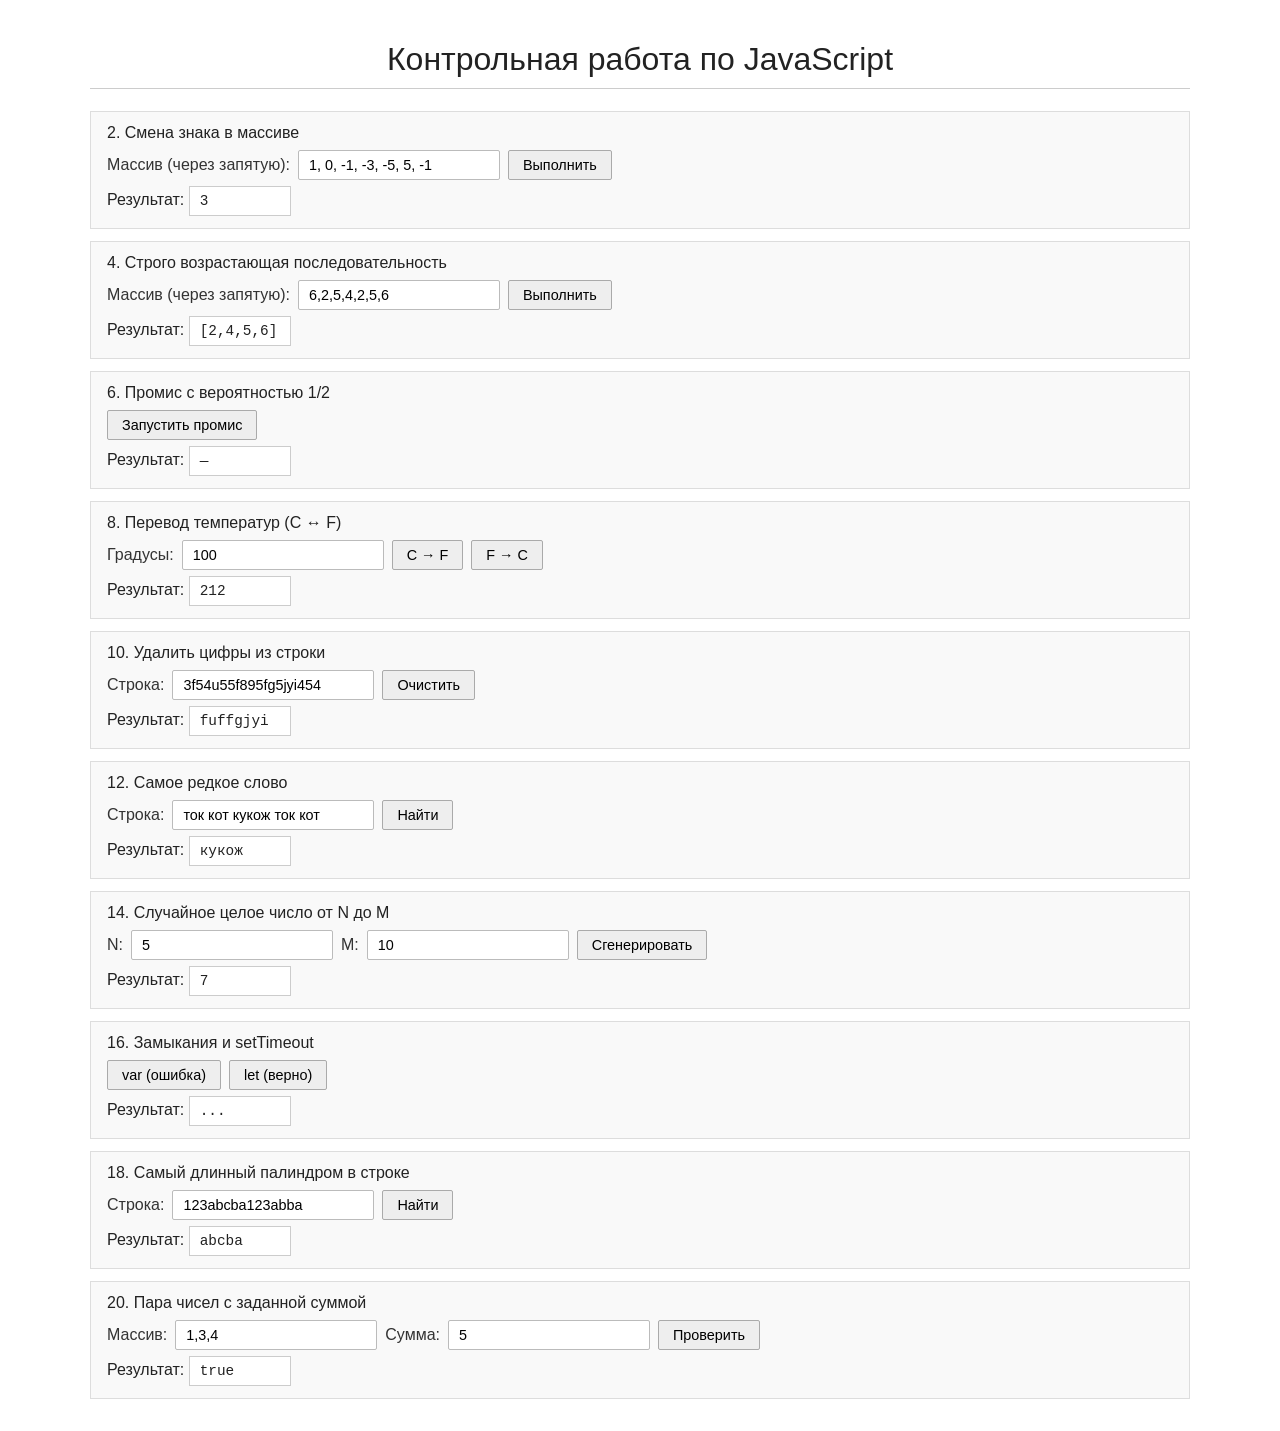
<file: CW_js_2_220526/index.html>
<!DOCTYPE html>
<html lang="ru">
<head>
    <meta charset="UTF-8">
    <meta name="viewport" content="width=device-width, initial-scale=1.0">
    <title>Контрольная работа по JS</title>
    <style>
        body {
            font-family: Arial, Helvetica, sans-serif;
            background: #ffffff;
            padding: 20px;
            max-width: 1100px;
            margin: 0 auto;
            color: #222;
        }
        h1 {
            text-align: center;
            font-weight: normal;
            border-bottom: 1px solid #ccc;
            padding-bottom: 10px;
        }

        .task-card {
            background: #f9f9f9;
            padding: 12px 16px;
            margin-bottom: 12px;
            border: 1px solid #ddd;
            border-radius: 0;
        }

        .task-card h3 {
            margin: 0 0 8px 0;
            font-size: 1rem;
            font-weight: normal;
        }

        .control-group {
            display: flex;
            flex-wrap: wrap;
            align-items: center;
            gap: 8px;
            margin-top: 4px;
        }

        label {
            font-weight: normal;
            color: #333;
        }

        input, select {
            padding: 6px 10px;
            border: 1px solid #bbb;
            background: #fff;
            border-radius: 2px;
            font-size: 0.9rem;
        }

        input[type="file"] {
            padding: 4px;
        }

        button {
            padding: 6px 14px;
            background: #eee;
            color: #000;
            border: 1px solid #aaa;
            border-radius: 2px;
            cursor: pointer;
            font-size: 0.9rem;
            transition: background 0.2s;
        }

        button:hover {
            background: #ddd;
        }

        .result {
            margin-top: 6px;
            padding: 6px 10px;
            background: #fff;
            border: 1px solid #ccc;
            font-family: 'Courier New', monospace;
            font-size: 0.9rem;
            display: inline-block;
            min-width: 80px;
        }

        hr {
            border: 0;
            border-top: 1px solid #ddd;
            margin: 20px 0;
        }
    </style>
</head>
<body>

    <h1>Контрольная работа по JavaScript</h1>

        <!-- 2. Смена знака -->
        <div class="task-card">
            <h3>2. Смена знака в массиве</h3>
            <div class="control-group">
                <label>Массив (через запятую):</label>
                <input type="text" id="inp2" value="1, 0, -1, -3, -5, 5, -1">
                <button onclick="run2()">Выполнить</button>
            </div>
            <div>Результат: <span class="result" id="res2">3</span></div>
        </div>

        <!-- 4. Возрастающая последовательность -->
        <div class="task-card">
            <h3>4. Строго возрастающая последовательность</h3>
            <div class="control-group">
                <label>Массив (через запятую):</label>
                <input type="text" id="inp4" value="6,2,5,4,2,5,6">
                <button onclick="run4()">Выполнить</button>
            </div>
            <div>Результат: <span class="result" id="res4">[2,4,5,6]</span></div>
        </div>

        <!-- 6. Промис 50/50 -->
        <div class="task-card">
            <h3>6. Промис с вероятностью 1/2</h3>
            <div class="control-group">
                <button onclick="run6()">Запустить промис</button>
            </div>
            <div>Результат: <span class="result" id="res6">—</span></div>
        </div>

        <!-- 8. Температура -->
        <div class="task-card">
            <h3>8. Перевод температур (C ↔ F)</h3>
            <div class="control-group">
                <label>Градусы:</label>
                <input type="number" id="inp8" value="100">
                <button onclick="run8C()">C → F</button>
                <button onclick="run8F()">F → C</button>
            </div>
            <div>Результат: <span class="result" id="res8">212</span></div>
        </div>

        <!-- 10. Строка без цифр -->
        <div class="task-card">
            <h3>10. Удалить цифры из строки</h3>
            <div class="control-group">
                <label>Строка:</label>
                <input type="text" id="inp10" value="3f54u55f895fg5jyi454">
                <button onclick="run10()">Очистить</button>
            </div>
            <div>Результат: <span class="result" id="res10">fuffgjyi</span></div>
        </div>

        <!-- 12. Редкое слово -->
        <div class="task-card">
            <h3>12. Самое редкое слово</h3>
            <div class="control-group">
                <label>Строка:</label>
                <input type="text" id="inp12" value="ток кот кукож ток кот">
                <button onclick="run12()">Найти</button>
            </div>
            <div>Результат: <span class="result" id="res12">кукож</span></div>
        </div>

        <!-- 14. Случайное число -->
        <div class="task-card">
            <h3>14. Случайное целое число от N до M</h3>
            <div class="control-group">
                <label>N:</label>
                <input type="number" id="inp14N" value="5">
                <label>M:</label>
                <input type="number" id="inp14M" value="10">
                <button onclick="run14()">Сгенерировать</button>
            </div>
            <div>Результат: <span class="result" id="res14">7</span></div>
        </div>

        <!-- 16. setTimeout -->
        <div class="task-card">
            <h3>16. Замыкания и setTimeout</h3>
            <div class="control-group">
                <button onclick="run16Var()">var (ошибка)</button>
                <button onclick="run16Let()">let (верно)</button>
            </div>
            <div>Результат: <span class="result" id="res16">...</span></div>
        </div>

        <!-- 18. Самый длинный палиндром -->
        <div class="task-card">
            <h3>18. Самый длинный палиндром в строке</h3>
            <div class="control-group">
                <label>Строка:</label>
                <input type="text" id="inp18" value="123abcba123abba">
                <button onclick="run18()">Найти</button>
            </div>
            <div>Результат: <span class="result" id="res18">abcba</span></div>
        </div>

        <!-- 20. Пара чисел -->
        <div class="task-card">
            <h3>20. Пара чисел с заданной суммой</h3>
            <div class="control-group">
                <label>Массив:</label>
                <input type="text" id="inp20_arr" value="1,3,4">
                <label>Сумма:</label>
                <input type="number" id="inp20_sum" value="5">
                <button onclick="run20()">Проверить</button>
            </div>
            <div>Результат: <span class="result" id="res20">true</span></div>
        </div>
    </div>

    <script src="script.js"></script>
</body>
</html>
</file>
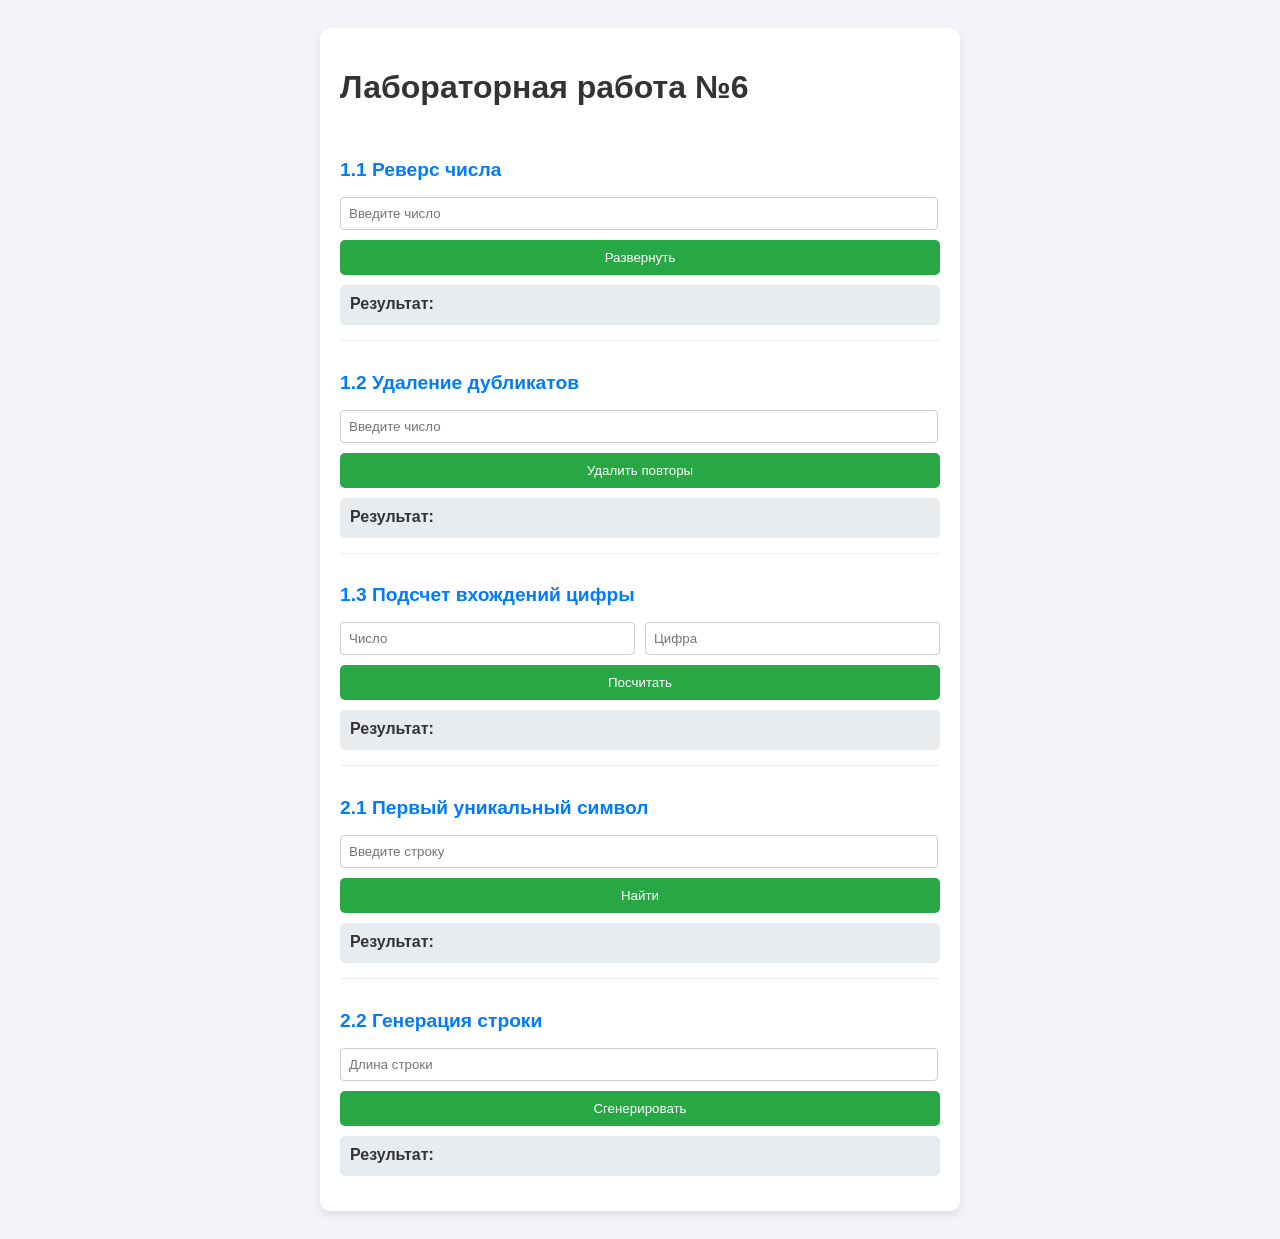
<file: laba_js_2_240426/index.html>
<!DOCTYPE html>
<html lang="ru">
<head>
    <meta charset="UTF-8">
    <title>Лабораторная работа 6</title>
    <style>
        body { font-family: sans-serif; background: #f4f4f9; padding: 20px; color: #333; }
        .container { max-width: 600px; margin: 0 auto; background: white; padding: 20px; border-radius: 10px; box-shadow: 0 4px 10px rgba(0,0,0,0.1); }
        .task { border-bottom: 1px solid #eee; padding: 15px 0; }
        .task:last-child { border: none; }
        h2 { color: #007bff; font-size: 1.2rem; }
        input { padding: 8px; border: 1px solid #ccc; border-radius: 4px; margin-bottom: 10px; width: calc(100% - 20px); }
        .row { display: flex; gap: 10px; }
        .row input { width: 50%; }
        button { padding: 10px 15px; background: #28a745; color: white; border: none; border-radius: 5px; cursor: pointer; width: 100%; }
        button:hover { background: #218838; }
        .result { margin-top: 10px; padding: 10px; background: #e9ecef; border-radius: 5px; font-weight: bold; min-height: 20px; }
    </style>
</head>
<body>

<div class="container">
    <h1>Лабораторная работа №6</h1>

    <!-- Задание 1.1 -->
    <div class="task">
        <h2>1.1 Реверс числа</h2>
        <input type="text" id="in1_1" placeholder="Введите число">
        <button onclick="res1_1()">Развернуть</button>
        <div class="result" id="out1_1">Результат: </div>
    </div>

    <!-- Задание 1.2 -->
    <div class="task">
        <h2>1.2 Удаление дубликатов</h2>
        <input type="text" id="in1_2" placeholder="Введите число">
        <button onclick="res1_2()">Удалить повторы</button>
        <div class="result" id="out1_2">Результат: </div>
    </div>

    <!-- Задание 1.3 -->
    <div class="task">
        <h2>1.3 Подсчет вхождений цифры</h2>
        <div class="row">
            <input type="text" id="in1_3_num" placeholder="Число">
            <input type="text" id="in1_3_digit" placeholder="Цифра">
        </div>
        <button onclick="res1_3()">Посчитать</button>
        <div class="result" id="out1_3">Результат: </div>
    </div>

    <!-- Задание 2.1 -->
    <div class="task">
        <h2>2.1 Первый уникальный символ</h2>
        <input type="text" id="in2_1" placeholder="Введите строку">
        <button onclick="res2_1()">Найти</button>
        <div class="result" id="out2_1">Результат: </div>
    </div>

    <!-- Задание 2.2 -->
    <div class="task">
        <h2>2.2 Генерация строки</h2>
        <input type="number" id="in2_2" placeholder="Длина строки">
        <button onclick="res2_2()">Сгенерировать</button>
        <div class="result" id="out2_2">Результат: </div>
    </div>
</div>

<script src="script.js"></script>
</body>
</html>
</file>
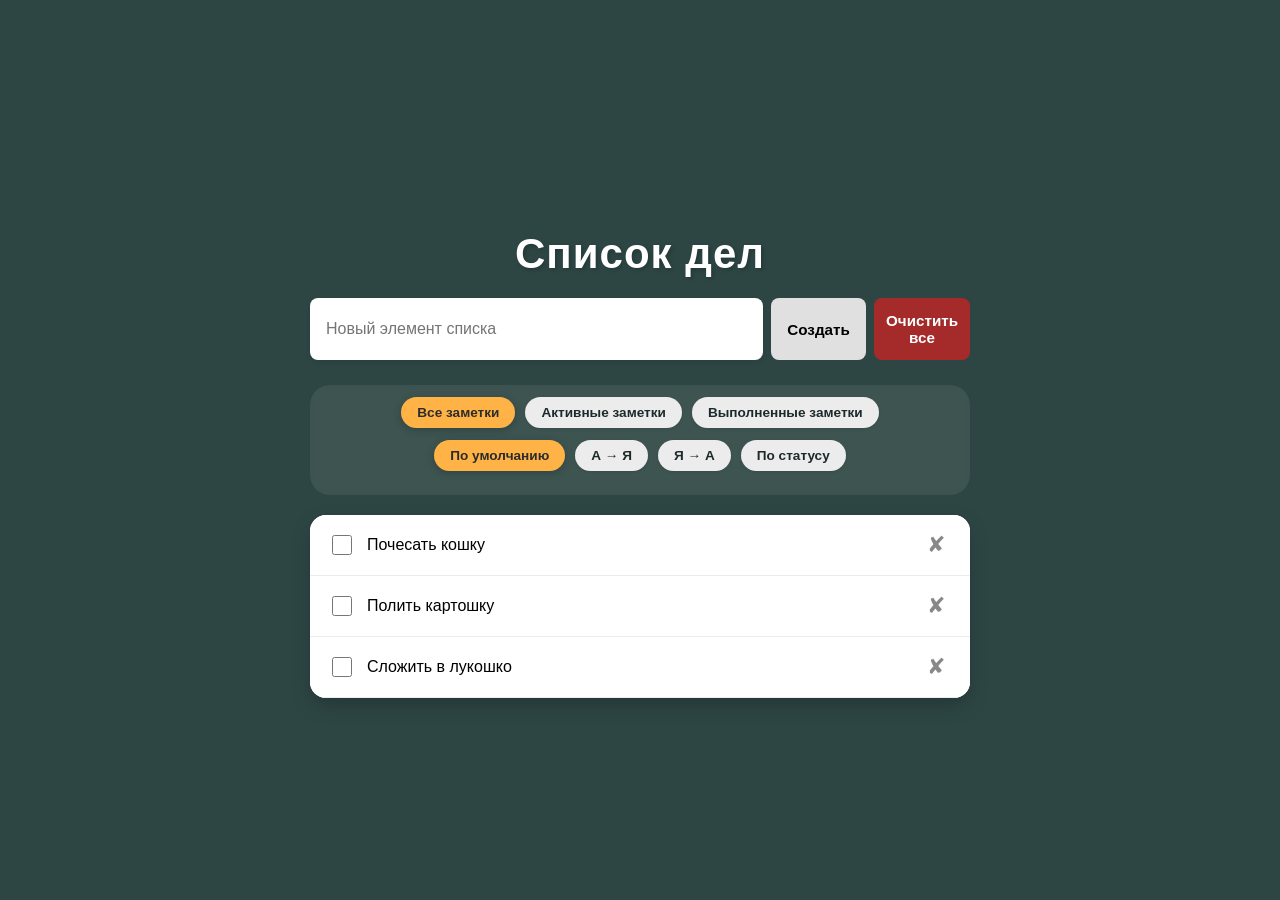
<file: task_list_v1/index.html>
<!DOCTYPE html>
<html lang="ru">
<head>
    <meta charset="UTF-8">
    <meta name="viewport" content="width=device-width, initial-scale=1.0, user-scalable=yes">
    <title>Список дел — умные задачи</title>
    <link rel="icon" href="icon.png" type="image/x-icon">
    <link rel="stylesheet" href="style.css">
</head>
<body>
<div class="container">
    <h1>Список дел</h1>

    <!-- Форма добавления -->
    <form id="taskForm">
        <input type="text" id="taskInput" placeholder="Новый элемент списка" autocomplete="off">
        <button type="submit">Создать</button>
        <button type="button" id="clearAllBtn" class="clear-all-btn">Очистить все</button>
    </form>

    <!-- Панели управления: фильтрация + сортировка -->
    <div class="control-panels">
        <div class="filter-group">
            <button data-filter="all" class="active">Все заметки</button>
            <button data-filter="active">Активные заметки</button>
            <button data-filter="completed">Выполненные заметки</button>
        </div>
        <div class="sort-group">
            <button data-sort="default">По умолчанию</button>
            <button data-sort="alpha-asc">А → Я</button>
            <button data-sort="alpha-desc">Я → А</button>
            <button data-sort="status">По статусу</button>
        </div>
    </div>

    <!-- Список задач -->
    <ol id="todoList"></ol>
</div>

<script src="script.js"></script>
</body>
</html>
</file>
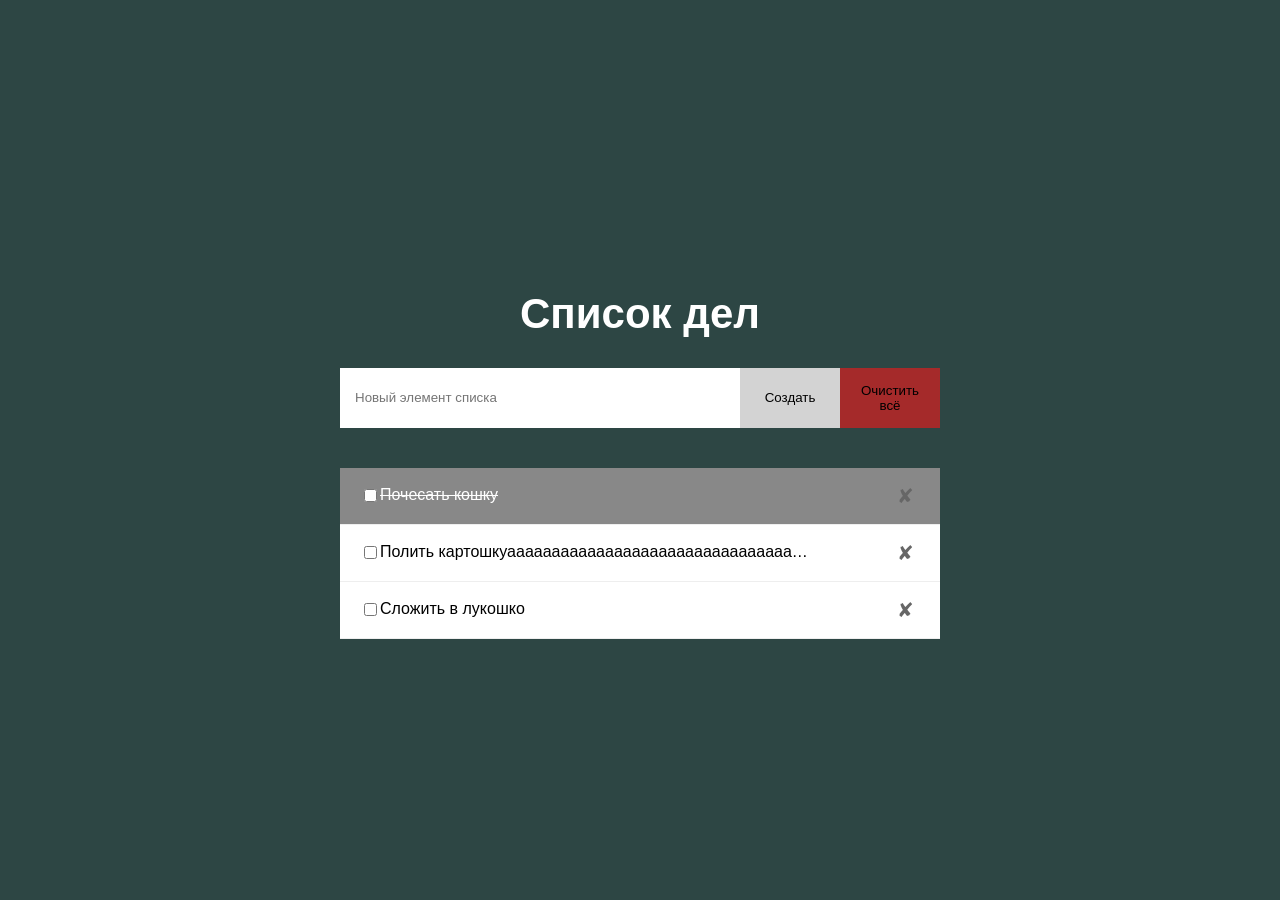
<file: laba_1_130226/laba_1_130226.html>
<!DOCTYPE html>
<!-- saved from url=(0048)file:///G:/WEB/laba_1_130226/laba_1_130226.html? -->
<html>
    <head>
        <meta http-equiv="Content-Type" content="text/html; charset=UTF-8">
        <title>
            Список дел
        </title>
        <link rel="icon" href="file:///G:/WEB/laba_1_130226/laba_1_130226_1.png" type="image/x-icon">
        <style>
            /* Подключаем стандартный шрифт без засечек */
            body {
                font-family: Arial, sans-serif;
                background-color: #2d4644;
                margin: 0;
                display: flex;
                justify-content: center;
                align-items: center;
                min-height: 100vh;
            }

            .container {
                width: 100%;
                max-width: 600px;
                padding: 20px;
                text-align: center;
            }

            h1 {
                color: white;
                font-size: 42px;
                margin-bottom: 30px;
            }

            /* Форма и адаптивность кнопок */
            form {
                display: flex;
                flex-wrap: wrap;
                width: 100%;
                margin-bottom: 40px;
            }

            input[type="text"] {
                flex: 1 1 300px; /* Базовая ширина инпута */
                padding: 15px;
                border: none;
                outline: none;
            }

            button[type="submit"] {
                flex: 1;
                padding: 15px;
                border: none;
                background-color: #d3d3d3;
                cursor: pointer;
            }

            button[type="reset"] {
                flex: 1;
                padding: 15px;
                border: none;
                background-color: #a52a2a;
                color: black;
                cursor: pointer;
            }

            /* Список с прокруткой */
            ol {
                list-style: none;
                padding: 0;
                margin: 0;
                max-height: 250px;
                overflow: auto;
                background: white;

            }

            .item-content {
                display: flex;
                justify-content: space-between;
                align-items: center;
                padding: 15px 20px;
                background-color: white;
                border-bottom: 1px solid #eee;
                transition: background 0.3s;
            }

            .item-content > label > span {
                white-space: nowrap; /* Отменяем переносы текста на следующие строки*/
                text-overflow: ellipsis; /* Добавляем многоточие при обрезке*/
                overflow: hidden;
                width: 85%;
                text-align: left;
            }

            /* Цвет и зачеркивание для выполненных (первый элемент на фото) */
            li:first-child .item-content {
                background-color: #888;
                color: white;
            }

            li:first-child .item-content span {
                text-decoration: line-through;
            }

            /* Изменение фона при наведении */
            .item-content:hover {
                background-color: #f0f0f0;
                color: black;
            }

            .delete-btn {
                background: none;
                border: none;
                font-size: 20px;
                cursor: pointer;
                color: #666;
                text-decoration: none;
                display: inline-flex;
            }

            .item-content:hover .delete-btn {
                color: black; /* Иконка перекрашивается */
            }

            /* Фраза при пустом списке */
            ol:empty::after {
                content: "Не найдено ни одного дела";
                display: block;
                color: white;
                padding: 20px;
            }

        </style>
    </head>
    <body>
        <div class="container">
            <h1>Список дел</h1>
            <form>
                <input type="text" placeholder="Новый элемент списка">
                <button type="submit">Создать</button>
                <button type="reset">Очистить всё</button>
            </form>
            <ol>
                <li>
                    <div class="item-content">
                        <label style="width: 90%; display: flex;">
                            <input type="checkbox">
                            <span>Почесать кошку</span>
                        </label>
                        <button class="delete-btn">✘</button>
                    </div>
                </li>
                <li>
                    <div class="item-content">
                        <label style="width: 90%; display: flex;">
                            <input type="checkbox">
                            <span>Полить картошкуааааааааааааааааааааааааааааааааааааааааааааааааааааааааааааааааааааааааааааааааааааааааааааааааааааа</span>
                        </label>
                        <button class="delete-btn">✘</button>
                    </div>
                </li>
                <li>
                    <div class="item-content">
                        <label style="width: 90%; display: flex;">
                            <input type="checkbox">
                            <span>Сложить в лукошко</span>
                        </label>
                        <button class="delete-btn">✘</button>
                    </div>
                </li>
            </ol>
        </div>
    </body>
</html>
</file>
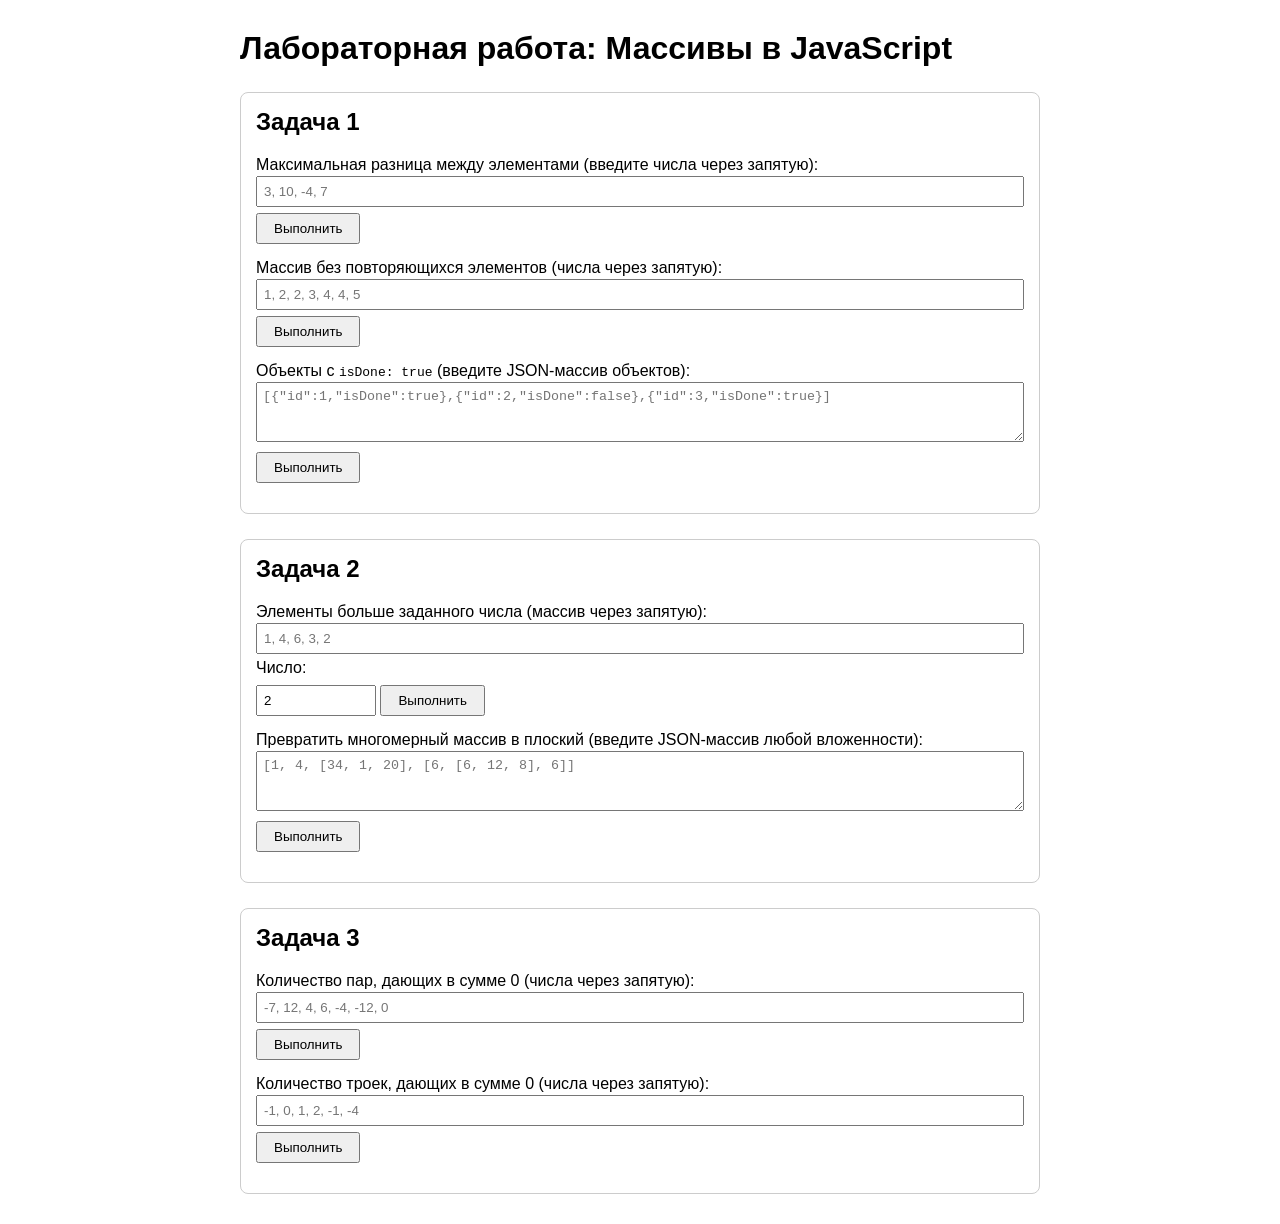
<file: laba_js_3_220526/index_1.html>
<!DOCTYPE html>
<html lang="ru">
<head>
    <meta charset="UTF-8">
    <title>Лабораторная работа. Массивы</title>
    <style>
        body { font-family: Arial, sans-serif; max-width: 800px; margin: 30px auto; }
        .section { margin: 25px 0; padding: 15px; border: 1px solid #ccc; border-radius: 8px; }
        h2 { margin-top: 0; }
        .task { margin-bottom: 15px; }
        label { display: block; margin: 5px 0 2px; }
        input, textarea { width: 100%; padding: 6px; box-sizing: border-box; }
        button { margin-top: 6px; padding: 6px 16px; cursor: pointer; }
        .result { margin-top: 8px; font-weight: bold; color: #1a5e1a; }
        .error { color: #c00; }
        textarea { height: 60px; }
    </style>
</head>
<body>
<h1>Лабораторная работа: Массивы в JavaScript</h1>

<!-- Задача 1 -->
<div class="section">
    <h2>Задача 1</h2>

    <div class="task">
        <label>Максимальная разница между элементами (введите числа через запятую):</label>
        <input type="text" id="arr1_1" placeholder="3, 10, -4, 7">
        <button id="btn1_1">Выполнить</button>
        <div class="result" id="res1_1"></div>
    </div>

    <div class="task">
        <label>Массив без повторяющихся элементов (числа через запятую):</label>
        <input type="text" id="arr1_2" placeholder="1, 2, 2, 3, 4, 4, 5">
        <button id="btn1_2">Выполнить</button>
        <div class="result" id="res1_2"></div>
    </div>

    <div class="task">
        <label>Объекты с <code>isDone: true</code> (введите JSON-массив объектов):</label>
        <textarea id="arr1_3" placeholder='[{"id":1,"isDone":true},{"id":2,"isDone":false},{"id":3,"isDone":true}]'></textarea>
        <button id="btn1_3">Выполнить</button>
        <div class="result" id="res1_3"></div>
    </div>
</div>

<!-- Задача 2 -->
<div class="section">
    <h2>Задача 2</h2>

    <div class="task">
        <label>Элементы больше заданного числа (массив через запятую):</label>
        <input type="text" id="arr2_1" placeholder="1, 4, 6, 3, 2">
        <label>Число:</label>
        <input type="number" id="num2_1" value="2" style="width:120px;">
        <button id="btn2_1">Выполнить</button>
        <div class="result" id="res2_1"></div>
    </div>

    <div class="task">
        <label>Превратить многомерный массив в плоский (введите JSON-массив любой вложенности):</label>
        <textarea id="arr2_2" placeholder='[1, 4, [34, 1, 20], [6, [6, 12, 8], 6]]'></textarea>
        <button id="btn2_2">Выполнить</button>
        <div class="result" id="res2_2"></div>
    </div>
</div>

<!-- Задача 3 -->
<div class="section">
    <h2>Задача 3</h2>

    <div class="task">
        <label>Количество пар, дающих в сумме 0 (числа через запятую):</label>
        <input type="text" id="arr3_1" placeholder="-7, 12, 4, 6, -4, -12, 0">
        <button id="btn3_1">Выполнить</button>
        <div class="result" id="res3_1"></div>
    </div>

    <div class="task">
        <label>Количество троек, дающих в сумме 0 (числа через запятую):</label>
        <input type="text" id="arr3_2" placeholder="-1, 0, 1, 2, -1, -4">
        <button id="btn3_2">Выполнить</button>
        <div class="result" id="res3_2"></div>
    </div>
</div>

<script src="script_1.js"></script>
</body>
</html>
</file>
<file: task_list_v1/style.css>
/* Базовые стили + улучшения для фильтрации/сортировки */
* {
    box-sizing: border-box;
}

body {
    font-family: 'Segoe UI', Arial, sans-serif;
    background-color: #2d4644;
    margin: 0;
    display: flex;
    justify-content: center;
    align-items: center;
    min-height: 100vh;
    padding: 20px;
}

.container {
    width: 100%;
    max-width: 700px;
    background: transparent;
    padding: 20px;
    text-align: center;
}

h1 {
    color: white;
    font-size: 42px;
    margin-bottom: 20px;
    letter-spacing: 1px;
    text-shadow: 2px 2px 4px rgba(0,0,0,0.2);
}

/* Форма добавления */
form {
    display: flex;
    flex-wrap: wrap;
    width: 100%;
    margin-bottom: 25px;
    gap: 8px;
}

input[type="text"] {
    flex: 3 1 240px;
    padding: 14px 16px;
    border: none;
    border-radius: 8px;
    outline: none;
    font-size: 1rem;
    box-shadow: 0 2px 5px rgba(0,0,0,0.1);
    transition: 0.2s;
}

input[type="text"]:focus {
    box-shadow: 0 0 0 2px #ffd966;
}

button[type="submit"] {
    flex: 1;
    padding: 14px 12px;
    border: none;
    background-color: #e0e0e0;
    border-radius: 8px;
    font-weight: bold;
    cursor: pointer;
    transition: 0.2s;
    font-size: 0.95rem;
}

button[type="submit"]:hover {
    background-color: #c0c0c0;
    transform: scale(0.97);
}

.clear-all-btn {
    flex: 1;
    padding: 14px 12px;
    border: none;
    background-color: #a52a2a;
    color: white;
    border-radius: 8px;
    font-weight: bold;
    cursor: pointer;
    transition: 0.2s;
    font-size: 0.95rem;
}

.clear-all-btn:hover {
    background-color: #8b1a1a;
    transform: scale(0.97);
}

/* Панели фильтрации и сортировки */
.control-panels {
    background: rgba(255,255,240,0.08);
    border-radius: 20px;
    padding: 12px 15px;
    margin-bottom: 20px;
    backdrop-filter: blur(2px);
}

.filter-group, .sort-group {
    display: flex;
    flex-wrap: wrap;
    justify-content: center;
    gap: 10px;
    margin-bottom: 12px;
}

.filter-group button, .sort-group button {
    background: #ececec;
    border: none;
    padding: 8px 16px;
    border-radius: 40px;
    font-weight: 600;
    cursor: pointer;
    font-size: 0.85rem;
    transition: all 0.2s;
    color: #1e2a2a;
    box-shadow: 0 1px 3px rgba(0,0,0,0.1);
}

.filter-group button.active, .sort-group button.active {
    background: #ffb347;
    color: #2c2c2c;
    box-shadow: 0 2px 8px rgba(0,0,0,0.2);
}

.filter-group button:hover, .sort-group button:hover {
    background: #ffe0a3;
    transform: translateY(-2px);
}

/* Список задач */
ol {
    list-style: none;
    padding: 0;
    margin: 0;
    max-height: 370px;
    overflow-y: auto;
    background: white;
    border-radius: 16px;
    box-shadow: 0 8px 20px rgba(0,0,0,0.2);
}

li {
    border-bottom: 1px solid #e9ecef;
}

.item-content {
    display: flex;
    justify-content: space-between;
    align-items: center;
    padding: 14px 18px;
    background-color: white;
    transition: background 0.2s, transform 0.1s;
}

.item-content > label {
    width: 90%;
    display: flex;
    align-items: center;
    gap: 12px;
    cursor: pointer;
}

.item-content > label > span {
    white-space: nowrap;
    text-overflow: ellipsis;
    overflow: hidden;
    width: 85%;
    text-align: left;
    font-size: 1rem;
    transition: 0.2s;
}

/* стиль для завершённых задач */
li.completed .item-content {
    background-color: #a0a0a0;
    color: #f8f9fa;
}

li.completed .item-content span {
    text-decoration: line-through;
    opacity: 0.8;
}

.item-content:hover {
    background-color: #f7f3e0;
}

li.completed .item-content:hover {
    background-color: #8e8e8e;
}

.delete-btn {
    background: none;
    border: none;
    font-size: 22px;
    cursor: pointer;
    color: #888;
    transition: 0.2s;
    width: 32px;
    height: 32px;
    display: inline-flex;
    align-items: center;
    justify-content: center;
    border-radius: 50%;
}

.delete-btn:hover {
    color: #d32f2f;
    background: rgba(0,0,0,0.05);
    transform: scale(1.1);
}

/* Пустой список или фильтр */
ol:empty::after {
    content: "Не найдено ни одного дела";
    display: block;
    color: #2d2f36;
    background: #fef7e0;
    padding: 28px 20px;
    text-align: center;
    font-weight: 500;
    border-radius: 16px;
}

ol::-webkit-scrollbar {
    width: 8px;
}

ol::-webkit-scrollbar-track {
    background: #e0dede;
    border-radius: 10px;
}

ol::-webkit-scrollbar-thumb {
    background: #888;
    border-radius: 10px;
}

input[type="checkbox"] {
    width: 20px;
    height: 20px;
    cursor: pointer;
    accent-color: #2d4644;
    transform: scale(1);
}

@media (max-width: 550px) {
    .container {
        padding: 12px;
    }
    .item-content {
        padding: 10px 12px;
    }
    .delete-btn {
        font-size: 20px;
    }
}
</file>
